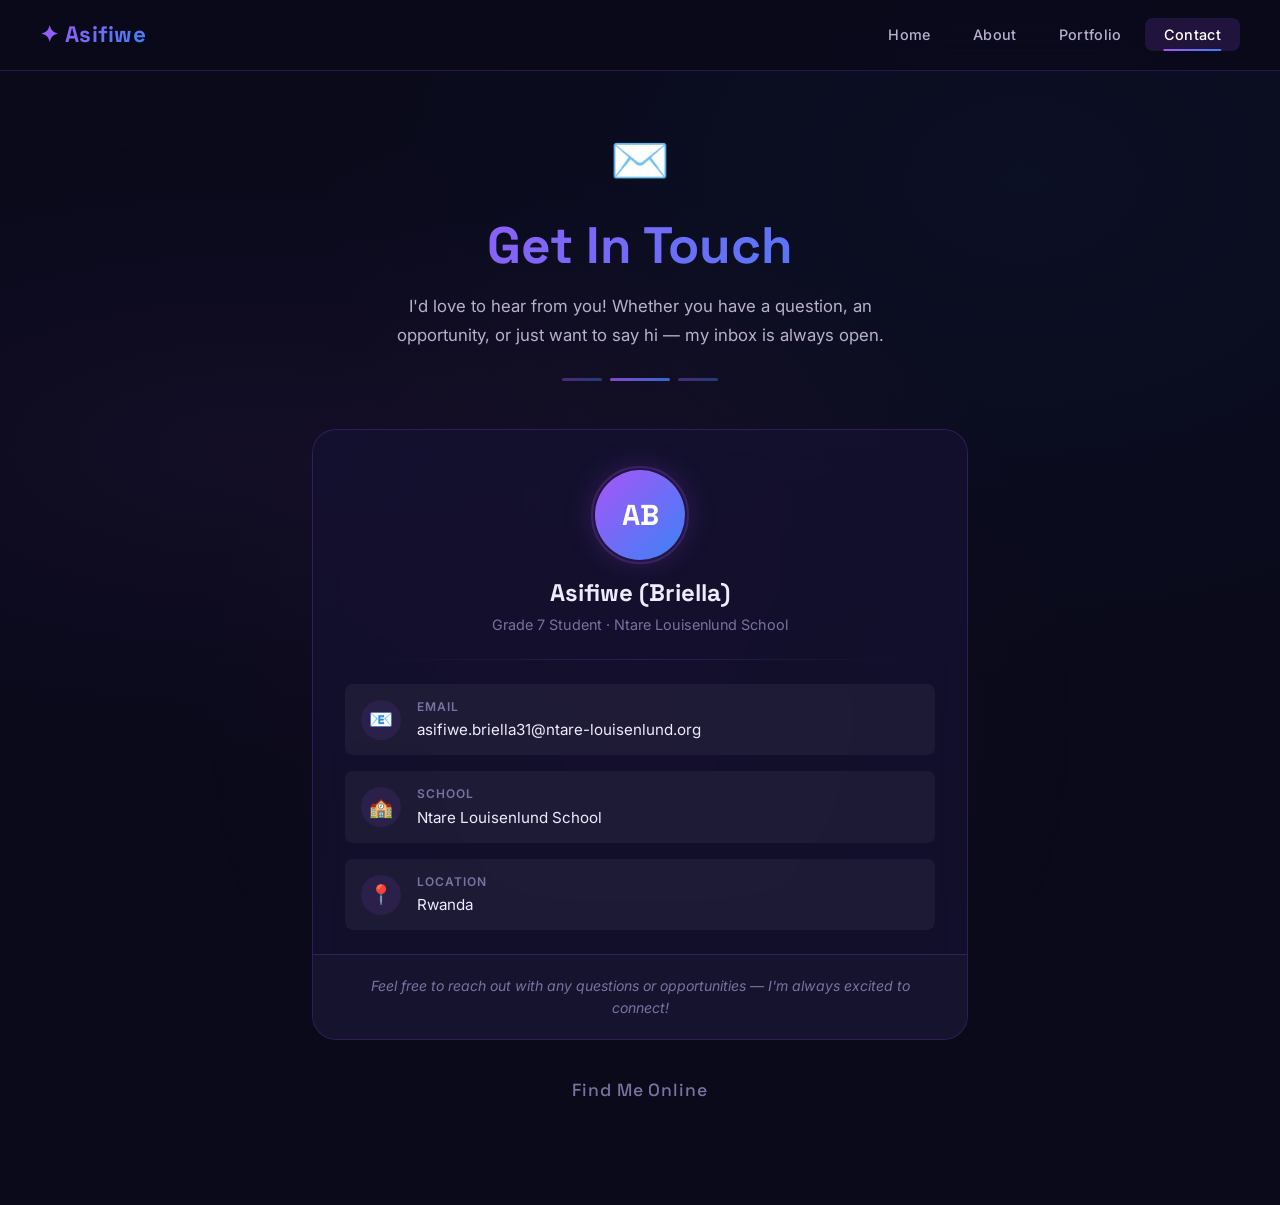
<file: contact.html>
<!DOCTYPE html>
<html lang="en">
<head>
    <meta charset="UTF-8">
    <meta name="viewport" content="width=device-width, initial-scale=1.0">
    <title>Contact — Asifiwe</title>
    <link rel="stylesheet" href="style.css">
</head>
<body>

    <!-- Navigation -->
    <nav class="navbar">
        <div class="nav-container">
            <a href="index.html" class="nav-logo">✦ Asifiwe</a>
            <ul class="nav-menu">
                <li><a href="index.html" class="nav-link">Home</a></li>
                <li><a href="about.html" class="nav-link">About</a></li>
                <li><a href="portfolio.html" class="nav-link">Portfolio</a></li>
                <li><a href="contact.html" class="nav-link active">Contact</a></li>
            </ul>
        </div>
    </nav>

    <!-- Main Content -->
    <main class="contact-page">

        <div class="contact-section">

            <!-- ===== Hero Header ===== -->
            <div class="contact-hero">
                <div class="contact-hero-icon">✉️</div>
                <h1>Get In Touch</h1>
                <p class="contact-hero-sub">I'd love to hear from you! Whether you have a question, an opportunity, or just want to say hi — my inbox is always open.</p>
                <div class="contact-hero-divider">
                    <span></span><span></span><span></span>
                </div>
            </div>

            <!-- ===== Contact Info Card ===== -->
            <div class="contact-card">
                <div class="contact-card-header">
                    <div class="contact-avatar">
                        <span>AB</span>
                    </div>
                    <h2>Asifiwe (Briella)</h2>
                    <p class="contact-role">Grade 7 Student · Ntare Louisenlund School</p>
                </div>

                <div class="contact-details">
                    <div class="contact-detail-item">
                        <div class="detail-icon">📧</div>
                        <div class="detail-text">
                            <span class="detail-label">Email</span>
                            <a href="mailto:asifiwe.briella31@ntare-louisenlund.org" class="detail-value">
                                asifiwe.briella31@ntare-louisenlund.org
                            </a>
                        </div>
                    </div>

                    <div class="contact-detail-item">
                        <div class="detail-icon">🏫</div>
                        <div class="detail-text">
                            <span class="detail-label">School</span>
                            <span class="detail-value">Ntare Louisenlund School</span>
                        </div>
                    </div>

                    <div class="contact-detail-item">
                        <div class="detail-icon">📍</div>
                        <div class="detail-text">
                            <span class="detail-label">Location</span>
                            <span class="detail-value">Rwanda</span>
                        </div>
                    </div>
                </div>

                <div class="contact-card-footer">
                    <p>Feel free to reach out with any questions or opportunities — I'm always excited to connect!</p>
                </div>
            </div>

            <!-- ===== Social Links ===== -->
            <div class="contact-socials">
                <h3>Find Me Online</h3>
                <div class="social-links
</file>
<file: style.css>
/* ============================================
   GLOBAL STYLES — Asifiwe's Portfolio
   Dark cosmic theme with purple/blue gradients
   ============================================ */

@import url('https://fonts.googleapis.com/css2?family=Inter:wght@300;400;500;600;700;800;900&family=Space+Grotesk:wght@400;500;600;700&display=swap');

/* ----- CSS Variables ----- */
:root {
  --bg-primary: #0a0a1a;
  --bg-secondary: #12122a;
  --bg-card: rgba(20, 18, 50, 0.7);
  --bg-glass: rgba(255, 255, 255, 0.05);
  --text-primary: #f0eaff;
  --text-secondary: #b8b0d0;
  --text-muted: #7a72a0;
  --accent-purple: #a855f7;
  --accent-blue: #3b82f6;
  --accent-pink: #ec4899;
  --accent-cyan: #06b6d4;
  --gradient-main: linear-gradient(135deg, #a855f7, #3b82f6);
  --gradient-warm: linear-gradient(135deg, #f472b6, #a855f7);
  --gradient-cool: linear-gradient(135deg, #3b82f6, #06b6d4);
  --gradient-dark: linear-gradient(180deg, #0a0a1a 0%, #1a0a30 50%, #0a0a1a 100%);
  --border-color: rgba(168, 85, 247, 0.2);
  --border-glow: rgba(168, 85, 247, 0.4);
  --shadow-glow: 0 0 30px rgba(168, 85, 247, 0.15);
  --radius-sm: 8px;
  --radius-md: 16px;
  --radius-lg: 24px;
  --radius-xl: 32px;
  --font-primary: 'Inter', -apple-system, BlinkMacSystemFont, sans-serif;
  --font-display: 'Space Grotesk', 'Inter', sans-serif;
  --transition: all 0.3s cubic-bezier(0.4, 0, 0.2, 1);
}

/* ----- Reset & Base ----- */
*, *::before, *::after {
  margin: 0;
  padding: 0;
  box-sizing: border-box;
}

html {
  scroll-behavior: smooth;
  font-size: 16px;
}

body {
  font-family: var(--font-primary);
  background: var(--bg-primary);
  color: var(--text-primary);
  min-height: 100vh;
  line-height: 1.6;
  overflow-x: hidden;
}

body::before {
  content: '';
  position: fixed;
  top: 0;
  left: 0;
  width: 100%;
  height: 100%;
  background: radial-gradient(ellipse at 20% 50%, rgba(168, 85, 247, 0.06) 0%, transparent 50%),
              radial-gradient(ellipse at 80% 20%, rgba(59, 130, 246, 0.05) 0%, transparent 50%),
              radial-gradient(ellipse at 50% 80%, rgba(236, 72, 153, 0.04) 0%, transparent 50%);
  pointer-events: none;
  z-index: 0;
}

a {
  color: var(--accent-purple);
  text-decoration: none;
  transition: var(--transition);
}

a:hover {
  color: var(--accent-cyan);
}

ul { list-style: none; }

img {
  max-width: 100%;
  height: auto;
  display: block;
}

/* ============================================
   NAVBAR
   ============================================ */

.navbar {
  position: fixed;
  top: 0;
  left: 0;
  width: 100%;
  z-index: 1000;
  background: rgba(10, 10, 26, 0.85);
  backdrop-filter: blur(20px);
  -webkit-backdrop-filter: blur(20px);
  border-bottom: 1px solid var(--border-color);
  padding: 0 2rem;
}

.nav-container {
  max-width: 1200px;
  margin: 0 auto;
  display: flex;
  align-items: center;
  justify-content: space-between;
  height: 70px;
}

.nav-logo {
  font-size: 1.4rem;
  font-weight: 700;
  background: var(--gradient-main);
  -webkit-background-clip: text;
  -webkit-text-fill-color: transparent;
  background-clip: text;
  font-family: var(--font-display);
  letter-spacing: 0.02em;
  text-decoration: none;
}

.nav-menu {
  display: flex;
  align-items: center;
  gap: 0.25rem;
}

.nav-link {
  padding: 0.5rem 1.2rem;
  border-radius: var(--radius-sm);
  color: var(--text-secondary) !important;
  font-weight: 500;
  font-size: 0.9rem;
  transition: var(--transition);
  position: relative;
  letter-spacing: 0.02em;
  text-decoration: none;
}

.nav-link:hover,
.nav-link.active {
  color: var(--text-primary) !important;
  background: var(--bg-glass);
}

.nav-link.active {
  color: #fff !important;
  background: rgba(168, 85, 247, 0.15);
}

.nav-link.active::after {
  content: '';
  position: absolute;
  bottom: 0;
  left: 50%;
  transform: translateX(-50%);
  width: 60%;
  height: 2px;
  background: var(--gradient-main);
  border-radius: 2px;
}

/* ============================================
   STARFIELD CANVAS
   ============================================ */

#starfield {
  position: fixed;
  top: 0;
  left: 0;
  width: 100vw;
  height: 100vh;
  z-index: -1;
  pointer-events: none;
}

/* ============================================
   MAIN LAYOUT
   ============================================ */

.main-content {
  position: relative;
  z-index: 1;
  min-height: 100vh;
  padding-top: 90px;
}

/* ============================================
   ANIMATIONS
   ============================================ */

@keyframes fadeInUp {
  from { opacity: 0; transform: translateY(30px); }
  to { opacity: 1; transform: translateY(0); }
}

@keyframes fadeIn {
  from { opacity: 0; }
  to { opacity: 1; }
}

@keyframes float {
  0%, 100% { transform: translateY(0); }
  50% { transform: translateY(-10px); }
}

@keyframes pulseGlow {
  0%, 100% { box-shadow: 0 0 20px rgba(168, 85, 247, 0.2); }
  50% { box-shadow: 0 0 40px rgba(168, 85, 247, 0.4); }
}

@keyframes spin {
  from { transform: rotate(0deg); }
  to { transform: rotate(360deg); }
}

/* ============================================
   TYPOGRAPHY
   ============================================ */

h1, h2, h3, h4 {
  font-family: var(--font-display);
  font-weight: 700;
  line-height: 1.2;
}

h1 {
  font-size: 3.5rem;
  background: var(--gradient-main);
  -webkit-background-clip: text;
  -webkit-text-fill-color: transparent;
  background-clip: text;
  margin-bottom: 1rem;
}

h2 {
  font-size: 2rem;
  color: var(--text-primary);
  margin-bottom: 1.5rem;
}

/* ============================================
   SCROLLBAR
   ============================================ */

::-webkit-scrollbar { width: 8px; }
::-webkit-scrollbar-track { background: var(--bg-primary); }
::-webkit-scrollbar-thumb {
  background: rgba(168, 85, 247, 0.3);
  border-radius: 4px;
}
::-webkit-scrollbar-thumb:hover {
  background: rgba(168, 85, 247, 0.5);
}

/* ============================================
   HOME PAGE — Welcome
   ============================================ */

.hero-section {
  display: flex;
  flex-direction: column;
  align-items: center;
  justify-content: center;
  min-height: 80vh;
  text-align: center;
  padding: 2rem;
}

.orbit-container {
  position: relative;
  width: 280px;
  height: 280px;
  margin: 0 auto 2rem;
}

.center-circle {
  width: 80px;
  height: 80px;
  border-radius: 50%;
  background: var(--gradient-main);
  position: absolute;
  top: 50%;
  left: 50%;
  transform: translate(-50%, -50%);
  box-shadow: 0 0 40px rgba(168, 85, 247, 0.3), 0 0 80px rgba(59, 130, 246, 0.15);
  animation: pulseGlow 3s ease-in-out infinite;
}

.orbit-ring {
  width: 100%;
  height: 100%;
  border-radius: 50%;
  border: 1px solid rgba(168, 85, 247, 0.2);
  position: absolute;
  top: 0;
  left: 0;
  animation: spin 20s linear infinite;
}

.orbit-ring::before,
.orbit-ring::after {
  content: '';
  position: absolute;
  width: 12px;
  height: 12px;
  border-radius: 50%;
  top: -6px;
  left: 50%;
  transform: translateX(-50%);
  box-shadow: 0 0 15px rgba(6, 182, 212, 0.5);
}

.orbit-ring::before { background: var(--accent-cyan); }
.orbit-ring::after {
  top: 50%;
  left: auto;
  right: -6px;
  transform: translateY(-50%);
  background: var(--accent-pink);
  box-shadow: 0 0 15px rgba(236, 72, 153, 0.5);
}

.orbiting-photo {
  width: 60px;
  height: 60px;
  border-radius: 50%;
  background: var(--gradient-warm);
  position: absolute;
  top: 50%;
  left: 50%;
  transform: translate(-50%, -50%) translateX(120px);
  animation: spin 10s linear infinite;
  transform-origin: 0 0;
  border: 2px solid rgba(255, 255, 255, 0.2);
  display: flex;
  align-items: center;
  justify-content: center;
  font-size: 1.8rem;
}

.welcome-section { margin: 1rem 0; }

.welcome-text {
  font-family: var(--font-display);
  font-size: clamp(3rem, 8vw, 6rem);
  font-weight: 800;
  line-height: 1.1;
  background: var(--gradient-main);
  -webkit-background-clip: text;
  -webkit-text-fill-color: transparent;
  background-clip: text;
  margin-bottom: 0.5rem;
  animation: fadeInUp 1s ease forwards;
}

.welcome-subtitle {
  font-size: 1.2rem;
  color: var(--text-secondary);
  margin-bottom: 1.5rem;
  animation: fadeInUp 1s ease 0.3s forwards;
  opacity: 0;
}

.welcome-badge {
  display: inline-flex;
  align-items: center;
  gap: 0.5rem;
  padding: 0.4rem 1.2rem;
  border-radius: 50px;
  background: var(--bg-glass);
  border: 1px solid rgba(168, 85, 247, 0.2);
  font-size: 0.85rem;
  color: var(--text-secondary);
}

/* ----- Carousel (Home) ----- */
.carousel-section {
  max-width: 800px;
  margin: 2rem auto 4rem;
  position: relative;
  padding: 0 3rem;
}

.section-label {
  text-align: center;
  font-size: 0.85rem;
  text-transform: uppercase;
  letter-spacing: 0.15em;
  color: var(--text-muted);
  margin-bottom: 1.5rem;
  font-weight: 500;
}

.carousel-container {
  border-radius: var(--radius-lg);
  overflow: hidden;
  border: 1px solid var(--border-color);
  box-shadow: var(--shadow-glow);
  background: var(--bg-secondary);
  aspect-ratio: 16 / 9;
}

.carousel-track {
  display: flex;
  transition: transform 0.5s cubic-bezier(0.4, 0, 0.2, 1);
  height: 100%;
}

.carousel-item {
  min-width: 100%;
  height: 100%;
  flex-shrink: 0;
}

.carousel-item img {
  width: 100%;
  height: 100%;
  object-fit: cover;
}

.carousel-btn {
  position: absolute;
  top: 50%;
  transform: translateY(-50%);
  width: 50px;
  height: 50px;
  border-radius: 50%;
  border: 1px solid var(--border-color);
  background: var(--bg-card);
  backdrop-filter: blur(12px);
  cursor: pointer;
  font-size: 1.5rem;
  display: flex;
  align-items: center;
  justify-content: center;
  transition: var(--transition);
  z-index: 10;
  color: var(--text-primary);
  line-height: 1;
}

.carousel-btn:hover {
  background: rgba(168, 85, 247, 0.2);
  border-color: var(--accent-purple);
  transform: translateY(-50%) scale(1.1);
}

.carousel-btn.prev { left: -25px; }
.carousel-btn.next { right: -25px; }

.carousel-indicators {
  display: flex;
  justify-content: center;
  gap: 0.6rem;
  margin-top: 1.5rem;
}

.indicator {
  width: 10px;
  height: 10px;
  border-radius: 50%;
  background: rgba(255, 255, 255, 0.15);
  cursor: pointer;
  transition: var(--transition);
}

.indicator.active {
  background: var(--accent-purple);
  box-shadow: 0 0 10px rgba(168, 85, 247, 0.4);
  width: 28px;
  border-radius: 5px;
}

/* ----- Quick Links ----- */
.quick-links {
  display: flex;
  justify-content: center;
  gap: 1rem;
  flex-wrap: wrap;
  margin-top: 2rem;
  padding-bottom: 4rem;
}

.quick-link {
  display: flex;
  align-items: center;
  gap: 0.6rem;
  padding: 0.8rem 1.5rem;
  border-radius: var(--radius-sm);
  background: var(--bg-card);
  border: 1px solid var(--border-color);
  color: var(--text-secondary);
  font-weight: 500;
  font-size: 0.9rem;
  transition: var(--transition);
  text-decoration: none;
}

.quick-link:hover {
  border-color: var(--accent-purple);
  color: var(--text-primary);
  transform: translateY(-3px);
  box-shadow: 0 8px 25px rgba(168, 85, 247, 0.15);
}

/* ============================================
   ABOUT PAGE
   ============================================ */

.about-page {
  min-height: 100vh;
  padding-top: 90px;
}

.about-header {
  text-align: center;
  padding: 3rem 2rem 2rem;
}

.about-header h1 { font-size: 3rem; margin-bottom: 0.5rem; }
.about-header p {
  color: var(--text-secondary);
  font-size: 1.1rem;
  max-width: 500px;
  margin: 0 auto;
}

/* Photo Collage */
.photo-collage {
  display: grid;
  grid-template-columns: repeat(3, 1fr);
  gap: 1rem;
  max-width: 900px;
  margin: 0 auto 3rem;
  padding: 0 2rem;
}

.collage-item {
  border-radius: var(--radius-md);
  overflow: hidden;
  aspect-ratio: 1;
  border: 1px solid var(--border-color);
  transition: var(--transition);
  cursor: pointer;
}

.collage-item:hover {
  transform: scale(1.03);
  border-color: var(--accent-purple);
  box-shadow: 0 8px 30px rgba(168, 85, 247, 0.2);
  z-index: 2;
}

.collage-item img {
  width: 100%;
  height: 100%;
  object-fit: cover;
  transition: transform 0.5s ease;
}

.collage-item:hover img { transform: scale(1.1); }

.collage-item:nth-child(1),
.collage-item:nth-child(4) {
  grid-row: span 2;
}

/* Doors / Info Cards */
.doors-container {
  max-width: 1000px;
  margin: 0 auto;
  padding: 2rem;
}

.doors-container > h1 {
  text-align: center;
  font-size: 2.8rem;
  margin-bottom: 0.5rem;
}

.doors-subtitle {
  text-align: center;
  color: var(--text-secondary);
  margin-bottom: 3rem;
}

.doors-wrapper {
  display: grid;
  grid-template-columns: repeat(3, 1fr);
  gap: 1.5rem;
}

.door {
  background: var(--bg-card);
  backdrop-filter: blur(12px);
  border: 1px solid var(--border-color);
  border-radius: var(--radius-lg);
  padding: 2rem;
  transition: var(--transition);
  position: relative;
  overflow: hidden;
}

.door::before {
  content: '';
  position: absolute;
  top: 0;
  left: 0;
  right: 0;
  height: 4px;
  border-radius: var(--radius-lg) var(--radius-lg) 0 0;
}

.door:nth-child(1)::before { background: linear-gradient(90deg, #ef4444, #f472b6); }
.door:nth-child(2)::before { background: linear-gradient(90deg, #10b981, #06b6d4); }
.door:nth-child(3)::before { background: linear-gradient(90deg, #3b82f6, #a855f7); }

.door:hover {
  transform: translateY(-6px);
  border-color: rgba(168, 85, 247, 0.3);
  box-shadow: 0 12px 40px rgba(168, 85, 247, 0.12);
}

.door-content h2 {
  font-size: 1.5rem;
  margin-bottom: 1.2rem;
  display: flex;
  align-items: center;
  gap: 0.5rem;
  -webkit-text-fill-color: var(--text-primary);
  background: none;
}

.door-content ul {
  display: flex;
  flex-direction: column;
  gap: 0.6rem;
}

.door-content ul li {
  padding: 0.5rem 0.8rem;
  background: var(--bg-glass);
  border-radius: var(--radius-sm);
  color: var(--text-secondary);
  font-size: 0.95rem;
  transition: var(--transition);
  display: flex;
  align-items: center;
  gap: 0.5rem;
}

.door-content ul li::before {
  content: '✦';
  color: var(--accent-purple);
  font-size: 0.7rem;
}

.door-content ul li:hover {
  background: rgba(168, 85, 247, 0.1);
  color: var(--text-primary);
  transform: translateX(4px);
}

.door-content p {
  color: var(--text-secondary);
  margin-bottom: 0.8rem;
  font-size: 0.95rem;
  line-height: 1.7;
}

.door-content p strong { color: var(--text-primary); }

/* ============================================
   PORTFOLIO PAGE
   ============================================ */

.portfolio-page {
  min-height: 100vh;
  padding-top: 90px;
}

.portfolio-header {
  text-align: center;
  padding: 3rem 2rem 1rem;
}

.portfolio-header h1 { font-size: 3rem; }
.portfolio-header p {
  color: var(--text-secondary);
  font-size: 1.1rem;
  max-width: 500px;
  margin: 0 auto;
}

/* Projects Grid (fallback) */
.projects-grid {
  display: grid;
  grid-template-columns: repeat(auto-fill, minmax(320px, 1fr));
  gap: 1.5rem;
  max-width: 1100px;
  margin: 2rem auto;
  padding: 0 2rem 2rem;
}

.project-card {
  background: var(--bg-card);
  backdrop-filter: blur(12px);
  border: 1px solid var(--border-color);
  border-radius: var(--radius-md);
  overflow: hidden;
  transition: var(--transition);
}

.project-card:hover {
  transform: translateY(-5px);
  border-color: rgba(168, 85, 247, 0.3);
  box-shadow: 0 12px 40px rgba(168, 85, 247, 0.15);
}

.project-card-image {
  width: 100%;
  aspect-ratio: 16 / 10;
  display: flex;
  align-items: center;
  justify-content: center;
  font-size: 3rem;
  position: relative;
  overflow: hidden;
}

.project-card-image::after {
  content: '';
  position: absolute;
  bottom: 0;
  left: 0;
  right: 0;
  height: 60%;
  background: linear-gradient(transparent, var(--bg-card));
  pointer-events: none;
}

.project-card-body { padding: 1.5rem; }

.project-card-body h3 {
  font-size: 1.2rem;
  margin-bottom: 0.5rem;
}

.project-card-body p {
  color: var(--text-secondary);
  font-size: 0.9rem;
  line-height: 1.6;
  margin-bottom: 1rem;
}

.project-tags {
  display: flex;
  flex-wrap: wrap;
  gap: 0.4rem;
}

.project-tag {
  padding: 0.2rem 0.8rem;
  border-radius: 50px;
  font-size: 0.75rem;
  font-weight: 500;
  background: rgba(168, 85, 247, 0.1);
  color: var(--accent-purple);
  border: 1px solid rgba(168, 85, 247, 0.15);
}

.project-tag.blue {
  background: rgba(59, 130, 246, 0.1);
  color: var(--accent-blue);
  border-color: rgba(59, 130, 246, 0.15);
}

.project-tag.cyan {
  background: rgba(6, 182, 212, 0.1);
  color: var(--accent-cyan);
  border-color: rgba(6, 182, 212, 0.15);
}

.project-tag.pink {
  background: rgba(236, 72, 153, 0.1);
  color: var(--accent-pink);
  border-color: rgba(236, 72, 153, 0.15);
}

/* ============================================
   PORTFOLIO — STEM CAROUSEL
   ============================================ */

.carousel-wrapper {
  position: relative;
  display: flex;
  align-items: center;
  gap: 1.5rem;
  max-width: 900px;
  margin: 2rem auto;
  padding: 0 1rem;
}

.portfolio-page .carousel-wrapper .carousel-container {
  flex: 1;
  border-radius: var(--radius-lg);
  overflow: hidden;
  border: 1px solid var(--border-color);
  box-shadow: var(--shadow-glow);
  background: var(--bg-secondary);
  aspect-ratio: unset;
  min-height: 480px;
}

.portfolio-page .carousel-slide {
  display: none;
  padding: 2rem;
  animation: fadeIn 0.4s ease;
}

.portfolio-page .carousel-slide.active {
  display: block;
}

/* Project Card inside carousel */
.portfolio-page .project-card {
  text-align: center;
  background: none;
  border: none;
  border-radius: 0;
  overflow: visible;
  backdrop-filter: none;
  transform: none !important;
  box-shadow: none !important;
}

.portfolio-page .project-card .img-con {
  width: 100%;
  max-height: 340px;
  border-radius: var(--radius-md);
  overflow: hidden;
  margin-bottom: 1.5rem;
  border: 1px solid var(--border-color);
  background: var(--bg-card);
}

.portfolio-page .project-card .img-con img {
  width: 100%;
  height: 100%;
  object-fit: cover;
  display: block;
  transition: transform 0.5s ease;
}

.portfolio-page .project-card .img-con:hover img {
  transform: scale(1.05);
}

.portfolio-page .project-card h3 {
  font-family: var(--font-display);
  font-size: 1.6rem;
  margin-bottom: 0.8rem;
  background: var(--gradient-main);
  -webkit-background-clip: text;
  -webkit-text-fill-color: transparent;
  background-clip: text;
}

.portfolio-page .project-card p {
  color: var(--text-secondary);
  font-size: 0.95rem;
  line-height: 1.7;
  max-width: 600px;
  margin: 0 auto 1.5rem;
}

.project-link {
  display: inline-flex;
  align-items: center;
  gap: 0.4rem;
  padding: 0.7rem 1.6rem;
  border-radius: var(--radius-sm);
  background: var(--gradient-main);
  color: #fff !important;
  font-weight: 600;
  font-size: 0.9rem;
  transition: var(--transition);
  text-decoration: none;
}

.project-link:hover {
  transform: translateY(-2px);
  box-shadow: 0 8px 25px rgba(168, 85, 247, 0.3);
}

/* Carousel Buttons (for STEM carousel) */
.portfolio-page .prev-btn,
.portfolio-page .next-btn {
  position: static;
  transform: none;
  width: 50px;
  height: 50px;
  border-radius: 50%;
  border: 1px solid var(--border-color);
  background: var(--bg-card);
  backdrop-filter: blur(12px);
  cursor: pointer;
  font-size: 1.5rem;
  display: flex;
  align-items: center;
  justify-content: center;
  transition: var(--transition);
  color: var(--text-primary);
  flex-shrink: 0;
  line-height: 1;
}

.portfolio-page .prev-btn:hover,
.portfolio-page .next-btn:hover {
  background: rgba(168, 85, 247, 0.2);
  border-color: var(--accent-purple);
  transform: scale(1.1);
}

/* Indicators for STEM carousel */
.portfolio-page .carousel-indicators {
  display: flex;
  justify-content: center;
  gap: 0.6rem;
  margin-top: 0.5rem;
  margin-bottom: 0;
}

.portfolio-page .dot {
  width: 10px;
  height: 10px;
  border-radius: 50%;
  background: rgba(255, 255, 255, 0.15);
  cursor: pointer;
  transition: var(--transition);
}

.portfolio-page .dot.active {
  background: var(--accent-purple);
  box-shadow: 0 0 10px rgba(168, 85, 247, 0.4);
  width: 28px;
  border-radius: 5px;
}

/* ============================================
   CONTACT PAGE — Get In Touch
   ============================================ */

.contact-page {
  min-height: 100vh;
  padding-top: 90px;
}

.contact-section {
  max-width: 720px;
  margin: 0 auto;
  padding: 2rem 2rem 4rem;
}

/* ----- Hero Header ----- */
.contact-hero {
  text-align: center;
  margin-bottom: 3rem;
  animation: fadeInUp 0.8s ease forwards;
}

.contact-hero-icon {
  font-size: 3rem;
  margin-bottom: 1rem;
  animation: float 3s ease-in-out infinite;
}

.contact-hero h1 {
  font-size: 3.2rem;
  margin-bottom: 1rem;
}

.contact-hero-sub {
  color: var(--text-secondary);
  font-size: 1.05rem;
  line-height: 1.7;
  max-width: 520px;
  margin: 0 auto;
}

.contact-hero-divider {
  display: flex;
  align-items: center;
  justify-content: center;
  gap: 0.5rem;
  margin-top: 1.8rem;
}

.contact-hero-divider span {
  height: 3px;
  border-radius: 3px;
  background: var(--gradient-main);
}

.contact-hero-divider span:nth-child(1),
.contact-hero-divider span:nth-child(3) {
  width: 40px;
  opacity: 0.4;
}

.contact-hero-divider span:nth-child(2) {
  width: 60px;
  opacity: 0.8;
}

/* ----- Contact Card ----- */
.contact-card {
  background: var(--bg-card);
  backdrop-filter: blur(16px);
  -webkit-backdrop-filter: blur(16px);
  border: 1px solid var(--border-color);
  border-radius: var(--radius-lg);
  overflow: hidden;
  transition: var(--transition);
  margin-bottom: 2.5rem;
}

.contact-card:hover {
  border-color: rgba(168, 85, 247, 0.3);
  box-shadow: 0 12px 40px rgba(168, 85, 247, 0.12);
}

.contact-card-header {
  text-align: center;
  padding: 2.5rem 2rem 1.5rem;
  position: relative;
}

.contact-card-header::after {
  content: '';
  position: absolute;
  bottom: 0;
  left: 50%;
  transform: translateX(-50%);
  width: 80%;
  height: 1px;
  background: linear-gradient(90deg, transparent, var(--border-color), transparent);
}

.contact-avatar {
  width: 90px;
  height: 90px;
  border-radius: 50%;
  background: var(--gradient-main);
  display: flex;
  align-items: center;
  justify-content: center;
  margin: 0 auto 1.2rem;
  box-shadow: 0 0 30px rgba(168, 85, 247, 0.25);
  position: relative;
}

.contact-avatar::after {
  content: '';
  position: absolute;
  inset: -4px;
  border-radius: 50%;
  border: 2px solid rgba(168, 85, 247, 0.2);
  animation: pulseGlow 3s ease-in-out infinite;
}

.contact-avatar span {
  font-family: var(--font-display);
  font-size: 1.8rem;
  font-weight: 700;
  color: #fff;
}

.contact-card-header h2 {
  font-size: 1.5rem;
  margin-bottom: 0.3rem;
  -webkit-text-fill-color: var(--text-primary);
  background: none;
}

.contact-role {
  color: var(--text-muted);
  font-size: 0.9rem;
}

/* Contact Details */
.contact-details {
  padding: 1.5rem 2rem;
  display: flex;
  flex-direction: column;
  gap: 1rem;
}

.contact-detail-item {
  display: flex;
  align-items: center;
  gap: 1rem;
  padding: 0.8rem 1rem;
  border-radius: var(--radius-sm);
  background: var(--bg-glass);
  transition: var(--transition);
}

.contact-detail-item:hover {
  background: rgba(168, 85, 247, 0.05);
  transform: translateX(4px);
}

.detail-icon {
  width: 40px;
  height: 40px;
  border-radius: 50%;
  background: rgba(168, 85, 247, 0.1);
  display: flex;
  align-items: center;
  justify-content: center;
  font-size: 1.2rem;
  flex-shrink: 0;
}

.detail-text {
  display: flex;
  flex-direction: column;
  gap: 0.15rem;
  min-width: 0;
}

.detail-label {
  font-size: 0.75rem;
  text-transform: uppercase;
  letter-spacing: 0.08em;
  color: var(--text-muted);
  font-weight: 600;
}

.detail-value {
  font-size: 0.95rem;
  color: var(--text-primary);
  word-break: break-word;
}

.detail-value a {
  color: var(--accent-purple);
  transition: var(--transition);
}

.detail-value a:hover {
  color: var(--accent-cyan);
}

/* Contact Card Footer */
.contact-card-footer {
  padding: 1.2rem 2rem;
  text-align: center;
  background: rgba(255, 255, 255, 0.02);
  border-top: 1px solid var(--border-color);
}

.contact-card-footer p {
  color: var(--text-muted);
  font-size: 0.88rem;
  font-style: italic;
}

/* ----- Social Links ----- */
.contact-socials {
  text-align: center;
  margin-bottom: 2.5rem;
}

.contact-socials h3 {
  font-family: var(--font-display);
  font-size: 1.1rem;
  color: var(--text-muted);
  font-weight: 500;
  margin-bottom: 1.2rem;
  letter-spacing: 0.05em;
}

.social-links {
  display: flex;
  justify-content: center;
  gap: 0.8rem;
  flex-wrap: wrap;
}

.social-link {
  display: flex;
  flex-direction: column;
  align-items: center;
  gap: 0.4rem;
  width: 80px;
  padding: 1rem 0.5rem;
  border-radius: var(--radius-md);
  background: var(--bg-card);
  border: 1px solid var(--border-color);
  text-decoration: none;
  transition: var(--transition);
  cursor: pointer;
}

.social-link:hover {
  border-color: var(--social-color, var(--accent-purple));
  background: rgba(168, 85, 247, 0.05);
  transform: translateY(-6px);
  box-shadow: 0 10px 25px rgba(168, 85, 247, 0.12);
}

.social-icon {
  font-size: 1.6rem;
  display: block;
}

.social-label {
  font-size: 0.7rem;
  color: var(--text-muted);
  font-weight: 500;
  letter-spacing: 0.03em;
}

.social-link:hover .social-label {
  color: var(--text-secondary);
}

/* ----- Music Player Section ----- */
.music-player-section {
  background: var(--bg-card);
  backdrop-filter: blur(16px);
  -webkit-backdrop-filter: blur(16px);
  border: 1px solid var(--border-color);
  border-radius: var(--radius-lg);
  padding: 2rem;
  margin-bottom: 2.5rem;
  transition: var(--transition);
}

.music-player-section:hover {
  border-color: rgba(168, 85, 247, 0.25);
  box-shadow: var(--shadow-glow);
}

.music-header {
  display: flex;
  align-items: center;
  gap: 1rem;
  margin-bottom: 2rem;
  padding-bottom: 1.2rem;
  border-bottom: 1px solid var(--border-color);
}

.music-header-icon {
  width: 50px;
  height: 50px;
  border-radius: var(--radius-sm);
  background: var(--gradient-warm);
  display: flex;
  align-items: center;
  justify-content: center;
  font-size: 1.5rem;
  flex-shrink: 0;
}

.music-header h3 {
  font-size: 1.2rem;
  -webkit-text-fill-color: var(--text-primary);
  background: none;
  margin-bottom: 0.15rem;
}

.music-subtitle {
  font-size: 0.82rem;
  color: var(--text-muted);
}

/* Playlist */
.playlist {
  display: flex;
  flex-direction: column;
  gap: 0.8rem;
}

.song-item {
  display: flex;
  align-items: center;
  gap: 0.8rem;
  padding: 0.8rem 1rem;
  border-radius: var(--radius-md);
  background: var(--bg-glass);
  border: 1px solid transparent;
  transition: var(--transition);
  cursor: default;
}

.song-item:hover {
  background: rgba(168, 85, 247, 0.03);
  border-color: rgba(168, 85, 247, 0.1);
}

.song-item.playing {
  background: rgba(168, 85, 247, 0.08);
  border-color: var(--accent-purple);
  box-shadow: 0 0 15px rgba(168, 85, 247, 0.08);
}

.song-number {
  width: 30px;
  font-size: 0.75rem;
  font-weight: 600;
  color: var(--text-muted);
  font-family: var(--font-display);
  text-align: right;
  flex-shrink: 0;
}

.song-item.playing .song-number {
  color: var(--accent-purple);
}

.song-cover {
  width: 44px;
  height: 44px;
  border-radius: var(--radius-sm);
  display: flex;
  align-items: center;
  justify-content: center;
  font-size: 1.2rem;
  flex-shrink: 0;
  border: 1px solid rgba(255, 255, 255, 0.05);
}

.song-item.playing .song-cover {
  border-color: var(--accent-purple);
  animation: pulseGlow 2s ease-in-out infinite;
}

.song-info {
  flex: 1;
  min-width: 0;
}

.song-info h4 {
  font-size: 0.95rem;
  margin-bottom: 0.1rem;
  font-weight: 600;
}

.song-info .artist {
  font-size: 0.78rem;
  color: var(--text-muted);
}

.song-controls {
  display: flex;
  align-items: center;
  gap: 0.6rem;
  flex-shrink: 0;
}

.play-btn {
  width: 36px;
  height: 36px;
  border-radius: 50%;
  border: none;
  background: var(--gradient-main);
  color: #fff;
  cursor: pointer;
  font-size: 0.85rem;
  display: flex;
  align-items: center;
  justify-content: center;
  transition: var(--transition);
  flex-shrink: 0;
  line-height: 1;
}

.play-btn:hover {
  transform: scale(1.12);
  box-shadow: 0 0 18px rgba(168, 85, 247, 0.35);
}

.song-item.playing .play-btn {
  box-shadow: 0 0 18px rgba(168, 85, 247, 0.4);
}

.progress-container {
  width: 80px;
  height: 4px;
  background: rgba(255, 255, 255, 0.08);
  border-radius: 2px;
  cursor: pointer;
  overflow: hidden;
  flex-shrink: 0;
}

.progress-bar {
  height: 100%;
  background: var(--gradient-main);
  border-radius: 2px;
  width: 0%;
  transition: width 0.1s linear;
}

.song-duration {
  font-size: 0.72rem;
  color: var(--text-muted);
  font-family: var(--font-display);
  width: 36px;
  text-align: left;
  flex-shrink: 0;
}

/* ----- School Card ----- */
.school-card {
  background: var(--bg-card);
  backdrop-filter: blur(16px);
  -webkit-backdrop-filter: blur(16px);
  border: 1px solid var(--border-color);
  border-radius: var(--radius-lg);
  overflow: hidden;
  transition: var(--transition);
}

.school-card:hover {
  border-color: rgba(168, 85, 247, 0.25);
  box-shadow: var(--shadow-glow);
}

.school-card-inner {
  display: flex;
  align-items: flex-start;
  gap: 1.2rem;
  padding: 2rem;
}

.school-icon {
  width: 56px;
  height: 56px;
  border-radius: var(--radius-sm);
  background: linear-gradient(135deg, rgba(16, 185, 129, 0.15), rgba(6, 182, 212, 0.15));
  display: flex;
  align-items: center;
  justify-content: center;
  font-size: 1.6rem;
  flex-shrink: 0;
  border: 1px solid rgba(16, 185, 129, 0.15);
}

.school-details h3 {
  font-size: 1.15rem;
  margin-bottom: 0.25rem;
  -webkit-text-fill-color: var(--text-primary);
  background: none;
}

.school-student {
  font-size: 0.88rem;
  color: var(--text-secondary);
  margin-bottom: 0.6rem;
}

.school-motto {
  font-size: 0.85rem;
  color: var(--text-muted);
  font-style: italic;
  line-height: 1.5;
}

.school-footer {
  padding: 1rem 2rem;
  text-align: center;
  border-top: 1px solid var(--border-color);
  background: rgba(255, 255, 255, 0.02);
}

.school-footer p {
  color: var(--text-muted);
  font-size: 0.85rem;
}

/* ============================================
   RESPONSIVE
   ============================================ */

@media (max-width: 900px) {
  .doors-wrapper {
    grid-template-columns: repeat(2, 1fr);
  }
  .doors-wrapper .door:last-child {
    grid-column: span 2;
  }
}

@media (max-width: 768px) {
  h1 { font-size: 2.2rem; }
  h2 { font-size: 1.5rem; }

  .navbar { padding: 0 1rem; }
  .nav-menu { gap: 0; }
  .nav-link { padding: 0.5rem 0.8rem; font-size: 0.8rem; }

  .carousel-section { padding: 0 1.5rem; }
  .carousel-btn {
    width: 40px;
    height: 40px;
    font-size: 1.2rem;
  }
  .carousel-btn.prev { left: -10px; }
  .carousel-btn.next { right: -10px; }

  .orbit-container {
    width: 200px;
    height: 200px;
  }
  .orbiting-photo {
    width: 50px;
    height: 50px;
    transform: translate(-50%, -50%) translateX(85px);
  }
  .center-circle {
    width: 60px;
    height: 60px;
  }

  .about-header h1 { font-size: 2.2rem; }

  .portfolio-header h1 { font-size: 2.2rem; }
  .projects-grid { grid-template-columns: 1fr; }

  /* STEM Carousel responsive */
  .carousel-wrapper {
    flex-direction: column;
    gap: 1rem;
  }
  .portfolio-page .prev-btn,
  .portfolio-page .next-btn {
    width: 44px;
    height: 44px;
    font-size: 1.3rem;
  }
  .portfolio-page .carousel-wrapper .carousel-container {
    min-height: 380px;
  }
  .portfolio-page .project-card h3 {
    font-size: 1.3rem;
  }
  .portfolio-page .project-card .img-con {
    max-height: 240px;
  }
}

@media (max-width: 640px) {
  .photo-collage {
    grid-template-columns: repeat(2, 1fr);
    gap: 0.6rem;
    padding: 0 1rem;
  }
  .collage-item:nth-child(1),
  .collage-item:nth-child(4) {
    grid-row: span 1;
  }
  .doors-wrapper {
    grid-template-columns: 1fr;
  }
  .doors-wrapper .door:last-child {
    grid-column: span 1;
  }

  /* Contact page responsive */
  .contact-section {
    padding: 1rem 1rem 3rem;
  }
  .contact-hero h1 {
    font-size: 2.2rem;
  }
  .contact-hero-sub {
    font-size: 0.95rem;
  }
  .contact-details {
    padding: 1rem;
  }
  .contact-detail-item {
    flex-direction: column;
    text-align: center;
    padding: 0.8rem;
  }
  .social-links {
    gap: 0.5rem;
  }
  .social-link {
    width: 70px;
    padding: 0.8rem 0.4rem;
  }
  .social-icon {
    font-size: 1.3rem;
  }
  .music-player-section {
    padding: 1.2rem;
  }
  .music-header {
    flex-direction: column;
    text-align: center;
  }
  .song-item {
    flex-wrap: wrap;
    padding: 0.8rem;
    gap: 0.5rem;
  }
  .song-number {
    display: none;
  }
  .song-cover {
    width: 38px;
    height: 38px;
  }
  .song-controls {
    width: 100%;
    justify-content: flex-end;
  }
  .progress-container {
    width: 60px;
  }
  .school-card-inner {
    flex-direction: column;
    align-items: center;
    text-align: center;
    padding: 1.5rem;
  }
}
</file>
